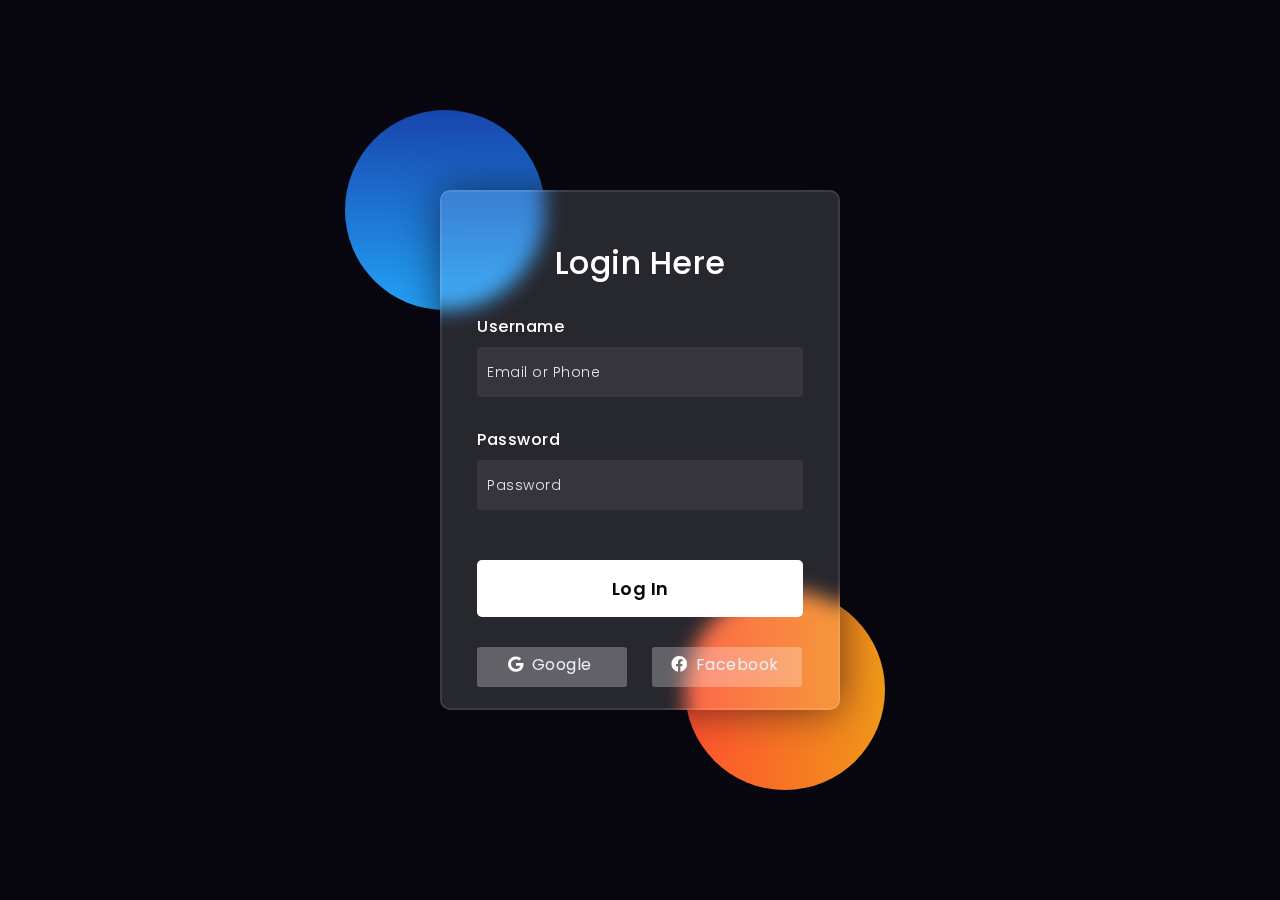
<file: WealthWise-Capstone/glassmorphism-login-form-tutorial-in-html-css/dist/index.html>
<!DOCTYPE html>
<html lang="en" >
<head>
  <meta charset="UTF-8">
  <title>CodePen - Glassmorphism login Form Tutorial in html css</title>
  

</head>
<body>
<!-- partial:index.partial.html -->
<!DOCTYPE html>
<html lang="en">
<head>
  <!-- Design by foolishdeveloper.com -->
    <title>Glassmorphism login Form Tutorial in html css</title>
 
    <link rel="preconnect" href="https://fonts.gstatic.com">
    <link rel="stylesheet" href="https://cdnjs.cloudflare.com/ajax/libs/font-awesome/5.15.4/css/all.min.css">
    <link href="https://fonts.googleapis.com/css2?family=Poppins:wght@300;500;600&display=swap" rel="stylesheet">
    <!--Stylesheet-->
    <style media="screen">
      *,
*:before,
*:after{
    padding: 0;
    margin: 0;
    box-sizing: border-box;
}
body{
    background-color: #080710;
}
.background{
    width: 430px;
    height: 520px;
    position: absolute;
    transform: translate(-50%,-50%);
    left: 50%;
    top: 50%;
}
.background .shape{
    height: 200px;
    width: 200px;
    position: absolute;
    border-radius: 50%;
}
.shape:first-child{
    background: linear-gradient(
        #1845ad,
        #23a2f6
    );
    left: -80px;
    top: -80px;
}
.shape:last-child{
    background: linear-gradient(
        to right,
        #ff512f,
        #f09819
    );
    right: -30px;
    bottom: -80px;
}
form{
    height: 520px;
    width: 400px;
    background-color: rgba(255,255,255,0.13);
    position: absolute;
    transform: translate(-50%,-50%);
    top: 50%;
    left: 50%;
    border-radius: 10px;
    backdrop-filter: blur(10px);
    border: 2px solid rgba(255,255,255,0.1);
    box-shadow: 0 0 40px rgba(8,7,16,0.6);
    padding: 50px 35px;
}
form *{
    font-family: 'Poppins',sans-serif;
    color: #ffffff;
    letter-spacing: 0.5px;
    outline: none;
    border: none;
}
form h3{
    font-size: 32px;
    font-weight: 500;
    line-height: 42px;
    text-align: center;
}

label{
    display: block;
    margin-top: 30px;
    font-size: 16px;
    font-weight: 500;
}
input{
    display: block;
    height: 50px;
    width: 100%;
    background-color: rgba(255,255,255,0.07);
    border-radius: 3px;
    padding: 0 10px;
    margin-top: 8px;
    font-size: 14px;
    font-weight: 300;
}
::placeholder{
    color: #e5e5e5;
}
button{
    margin-top: 50px;
    width: 100%;
    background-color: #ffffff;
    color: #080710;
    padding: 15px 0;
    font-size: 18px;
    font-weight: 600;
    border-radius: 5px;
    cursor: pointer;
}
.social{
  margin-top: 30px;
  display: flex;
}
.social div{
  background: red;
  width: 150px;
  border-radius: 3px;
  padding: 5px 10px 10px 5px;
  background-color: rgba(255,255,255,0.27);
  color: #eaf0fb;
  text-align: center;
}
.social div:hover{
  background-color: rgba(255,255,255,0.47);
}
.social .fb{
  margin-left: 25px;
}
.social i{
  margin-right: 4px;
}

    </style>
</head>
<body>
    <div class="background">
        <div class="shape"></div>
        <div class="shape"></div>
    </div>
    <form>
        <h3>Login Here</h3>

        <label for="username">Username</label>
        <input type="text" placeholder="Email or Phone" id="username">

        <label for="password">Password</label>
        <input type="password" placeholder="Password" id="password">

        <button>Log In</button>
        <div class="social">
          <div class="go"><i class="fab fa-google"></i>  Google</div>
          <div class="fb"><i class="fab fa-facebook"></i>  Facebook</div>
        </div>
    </form>
</body>
</html>
<!-- partial -->
  
</body>
</html>
</file>
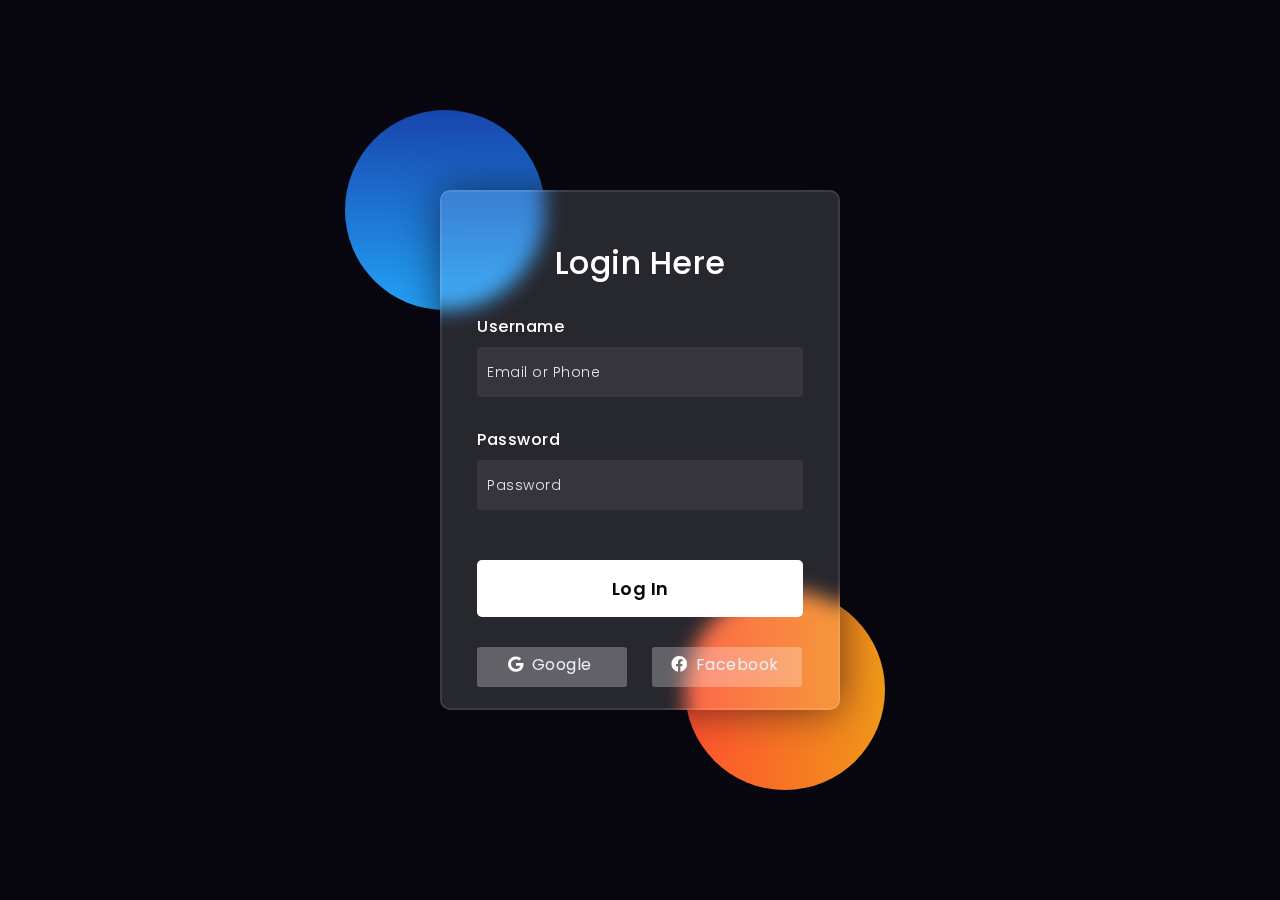
<file: WealthWise-Capstone/glassmorphism-login-form-tutorial-in-html-css/src/index.html>
<!DOCTYPE html>
<html lang="en">
<head>
  <!-- Design by foolishdeveloper.com -->
    <title>Glassmorphism login Form Tutorial in html css</title>
 
    <link rel="preconnect" href="https://fonts.gstatic.com">
    <link rel="stylesheet" href="https://cdnjs.cloudflare.com/ajax/libs/font-awesome/5.15.4/css/all.min.css">
    <link href="https://fonts.googleapis.com/css2?family=Poppins:wght@300;500;600&display=swap" rel="stylesheet">
    <!--Stylesheet-->
    <style media="screen">
      *,
*:before,
*:after{
    padding: 0;
    margin: 0;
    box-sizing: border-box;
}
body{
    background-color: #080710;
}
.background{
    width: 430px;
    height: 520px;
    position: absolute;
    transform: translate(-50%,-50%);
    left: 50%;
    top: 50%;
}
.background .shape{
    height: 200px;
    width: 200px;
    position: absolute;
    border-radius: 50%;
}
.shape:first-child{
    background: linear-gradient(
        #1845ad,
        #23a2f6
    );
    left: -80px;
    top: -80px;
}
.shape:last-child{
    background: linear-gradient(
        to right,
        #ff512f,
        #f09819
    );
    right: -30px;
    bottom: -80px;
}
form{
    height: 520px;
    width: 400px;
    background-color: rgba(255,255,255,0.13);
    position: absolute;
    transform: translate(-50%,-50%);
    top: 50%;
    left: 50%;
    border-radius: 10px;
    backdrop-filter: blur(10px);
    border: 2px solid rgba(255,255,255,0.1);
    box-shadow: 0 0 40px rgba(8,7,16,0.6);
    padding: 50px 35px;
}
form *{
    font-family: 'Poppins',sans-serif;
    color: #ffffff;
    letter-spacing: 0.5px;
    outline: none;
    border: none;
}
form h3{
    font-size: 32px;
    font-weight: 500;
    line-height: 42px;
    text-align: center;
}

label{
    display: block;
    margin-top: 30px;
    font-size: 16px;
    font-weight: 500;
}
input{
    display: block;
    height: 50px;
    width: 100%;
    background-color: rgba(255,255,255,0.07);
    border-radius: 3px;
    padding: 0 10px;
    margin-top: 8px;
    font-size: 14px;
    font-weight: 300;
}
::placeholder{
    color: #e5e5e5;
}
button{
    margin-top: 50px;
    width: 100%;
    background-color: #ffffff;
    color: #080710;
    padding: 15px 0;
    font-size: 18px;
    font-weight: 600;
    border-radius: 5px;
    cursor: pointer;
}
.social{
  margin-top: 30px;
  display: flex;
}
.social div{
  background: red;
  width: 150px;
  border-radius: 3px;
  padding: 5px 10px 10px 5px;
  background-color: rgba(255,255,255,0.27);
  color: #eaf0fb;
  text-align: center;
}
.social div:hover{
  background-color: rgba(255,255,255,0.47);
}
.social .fb{
  margin-left: 25px;
}
.social i{
  margin-right: 4px;
}

    </style>
</head>
<body>
    <div class="background">
        <div class="shape"></div>
        <div class="shape"></div>
    </div>
    <form>
        <h3>Login Here</h3>

        <label for="username">Username</label>
        <input type="text" placeholder="Email or Phone" id="username">

        <label for="password">Password</label>
        <input type="password" placeholder="Password" id="password">

        <button>Log In</button>
        <div class="social">
          <div class="go"><i class="fab fa-google"></i>  Google</div>
          <div class="fb"><i class="fab fa-facebook"></i>  Facebook</div>
        </div>
    </form>
</body>
</html>
</file>
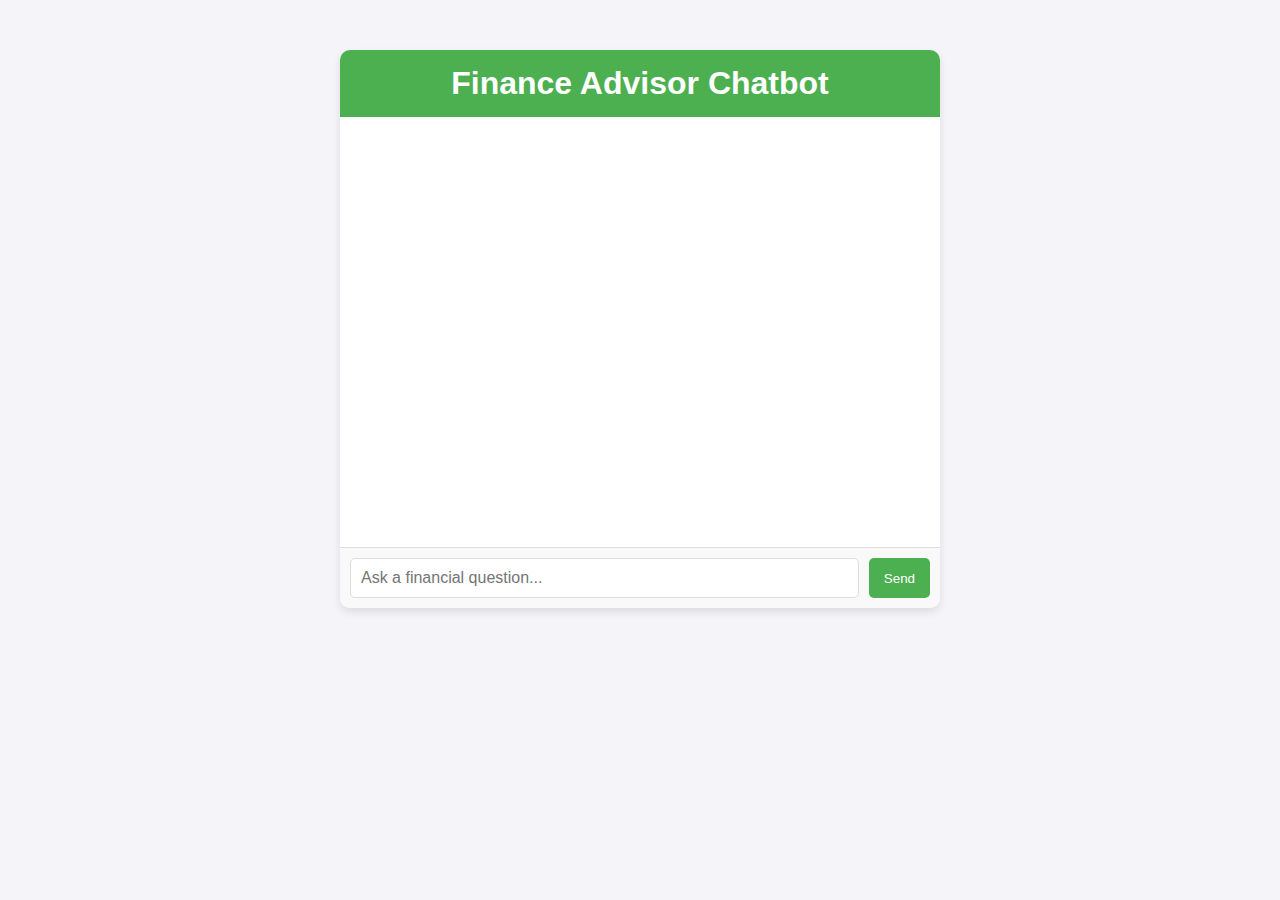
<file: WealthWise-Capstone/chatbot.html>
<!DOCTYPE html>
<html lang="en">
<head>
  <meta charset="UTF-8">
  <meta name="viewport" content="width=device-width, initial-scale=1.0">
  <title>Finance Chatbot</title>
  <link rel="stylesheet" href="chatbot.css">
</head>
<body>
  <div class="chat-container">
    <h1>Finance Advisor Chatbot</h1>
    <div class="chat-box" id="chat-box">
      <!-- Chat messages will appear here -->
    </div>
    <div class="chat-input">
      <input type="text" id="user-input" placeholder="Ask a financial question..." />
      <button id="send-btn">Send</button>
    </div>
  </div>
  <script src="chatbot.js"></script>
</body>
</html>
</file>
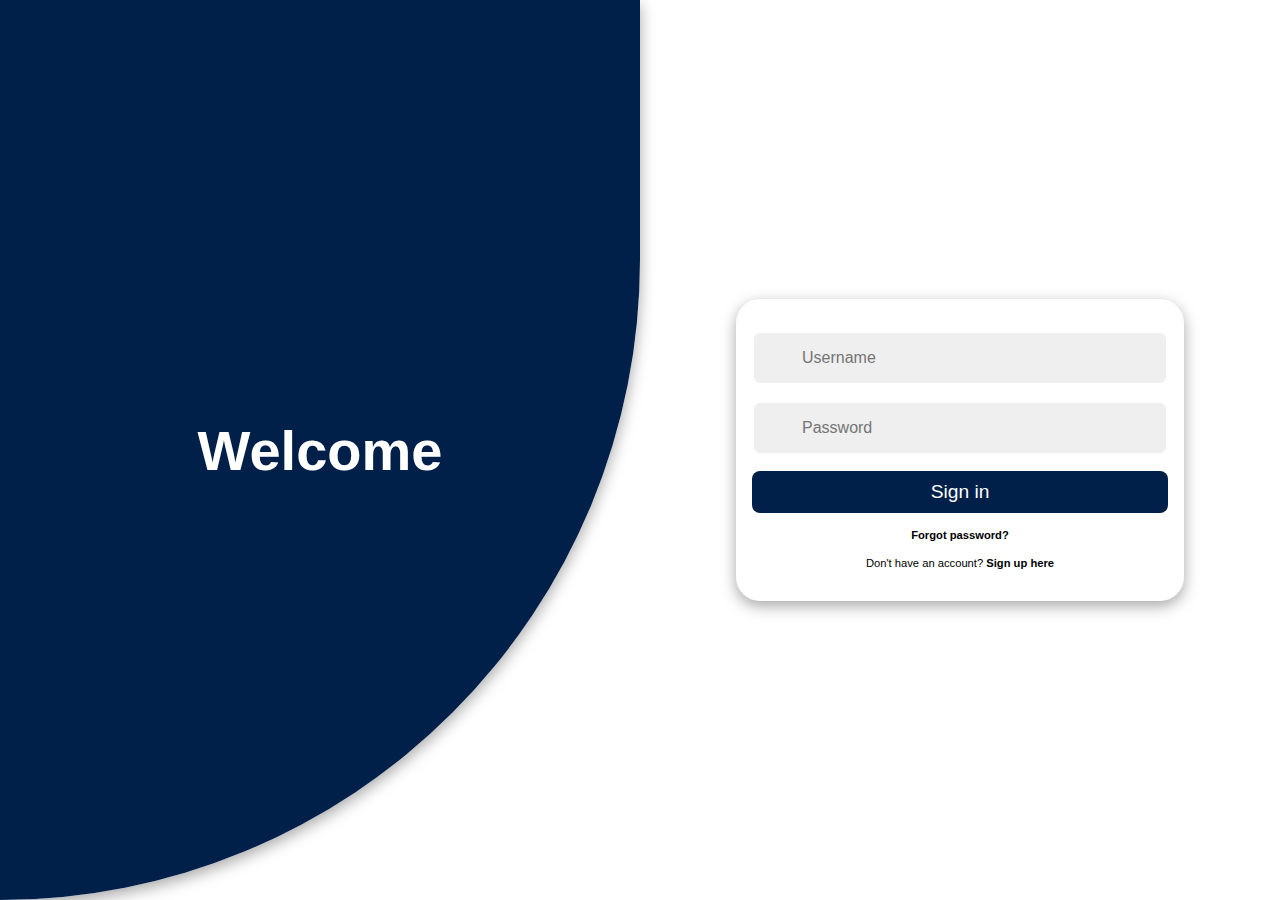
<file: WealthWise-Capstone/login.html>
<!DOCTYPE html>
<html lang="en" >
<head>
  <meta charset="UTF-8">
  <title>animated form</title>
  <link rel="stylesheet" href="login.css">

</head>
<body>
<!-- partial:index.partial.html -->
<div id="container" class="container">
		<!-- FORM SECTION -->
		<div class="row">
			<!-- SIGN UP -->
			<div class="col align-items-center flex-col sign-up">
				<div class="form-wrapper align-items-center">
					<div class="form sign-up">
						<div class="input-group">
							<i class='bx bxs-user'></i>
							<input type="text" placeholder="Username">
						</div>
						<div class="input-group">
							<i class='bx bx-mail-send'></i>
							<input type="email" placeholder="Email">
						</div>
						<div class="input-group">
							<i class='bx bxs-lock-alt'></i>
							<input type="password" placeholder="Password">
						</div>
						<div class="input-group">
							<i class='bx bxs-lock-alt'></i>
							<input type="password" placeholder="Confirm password">
						</div>
						<button>
							Sign up
						</button>
						<p>
							<span>
								Already have an account?
							</span>
							<b onclick="toggle()" class="pointer">
								Sign in here
							</b>
						</p>
					</div>
				</div>
			
			</div>
			<!-- END SIGN UP -->
			<!-- SIGN IN -->
			<div class="col align-items-center flex-col sign-in">
				<div class="form-wrapper align-items-center">
					<div class="form sign-in">
						<div class="input-group">
							<i class='bx bxs-user'></i>
							<input type="text" placeholder="Username">
						</div>
						<div class="input-group">
							<i class='bx bxs-lock-alt'></i>
							<input type="password" placeholder="Password">
						</div>
						<button>
							Sign in
						</button>
						<p>
							<b>
								Forgot password?
							</b>
						</p>
						<p>
							<span>
								Don't have an account?
							</span>
							<b onclick="toggle()" class="pointer">
								Sign up here
							</b>
						</p>
					</div>
				</div>
				<div class="form-wrapper">
		
				</div>
			</div>
			<!-- END SIGN IN -->
		</div>
		<!-- END FORM SECTION -->
		<!-- CONTENT SECTION -->
		<div class="row content-row">
			<!-- SIGN IN CONTENT -->
			<div class="col align-items-center flex-col">
				<div class="text sign-in">
					<h2>
						Welcome
					</h2>
	
				</div>
				<div class="img sign-in">
		
				</div>
			</div>
			<!-- END SIGN IN CONTENT -->
			<!-- SIGN UP CONTENT -->
			<div class="col align-items-center flex-col">
				<div class="img sign-up">
				
				</div>
				<div class="text sign-up">
					<h2>
						Join with us
					</h2>
	
				</div>
			</div>
			<!-- END SIGN UP CONTENT -->
		</div>
		<!-- END CONTENT SECTION -->
	</div>
<!-- partial -->
  <script  src="login.js"></script>

</body>
</html>
</file>
<file: WealthWise-Capstone/chatbot.css>
body {
    font-family: Arial, sans-serif;
    margin: 0;
    padding: 0;
    background-color: #f4f4f9;
  }
  
  .chat-container {
    max-width: 600px;
    margin: 50px auto;
    background: #ffffff;
    border-radius: 10px;
    box-shadow: 0 4px 8px rgba(0, 0, 0, 0.1);
    overflow: hidden;
  }
  
  h1 {
    text-align: center;
    background: #4caf50;
    color: #ffffff;
    margin: 0;
    padding: 15px;
  }
  
  .chat-box {
    height: 400px;
    overflow-y: auto;
    padding: 15px;
    border-bottom: 1px solid #ddd;
  }
  
  .message {
    margin: 10px 0;
    padding: 10px;
    border-radius: 5px;
  }
  
  .user-message {
    background: #e0f7fa;
    text-align: right;
  }
  
  .bot-message {
    background: #e8f5e9;
  }
  
  .chat-input {
    display: flex;
    padding: 10px;
    background: #f9f9f9;
  }
  
  #user-input {
    flex: 1;
    padding: 10px;
    border: 1px solid #ddd;
    border-radius: 5px;
    font-size: 16px;
  }
  
  #send-btn {
    padding: 10px 15px;
    margin-left: 10px;
    background: #4caf50;
    color: #fff;
    border: none;
    border-radius: 5px;
    cursor: pointer;
  }
  
  #send-btn:hover {
    background: #0f2ea8;
  }
</file>
<file: WealthWise-Capstone/login.css>
:root {
    --primary-color: #00204a;
    --secondary-color: #00204a;
    --black: #000000;
    --white: #ffffff;
    --gray: #efefef;
    --gray-2: #757575;

    --facebook-color: #4267B2;
    --google-color: #DB4437;
    --twitter-color: #1DA1F2;
    --insta-color: #E1306C;
}

@import url('https://fonts.googleapis.com/css2?family=Poppins:wght@200;300;400;500;600&display=swap');

* {
    font-family: 'Poppins', sans-serif;
    margin: 0;
    padding: 0;
    box-sizing: border-box;
}

html,
body {
    height: 100vh;
    overflow: hidden;
}

.container {
    position: relative;
    min-height: 100vh;
    overflow: hidden;
}

.row {
    display: flex;
    flex-wrap: wrap;
    height: 100vh;
}

.col {
    width: 50%;
}

.align-items-center {
    display: flex;
    align-items: center;
    justify-content: center;
    text-align: center;
}

.form-wrapper {
    width: 100%;
    max-width: 28rem;
}

.form {
    padding: 1rem;
    background-color: var(--white);
    border-radius: 1.5rem;
    width: 100%;
    box-shadow: rgba(0, 0, 0, 0.35) 0px 5px 15px;
    transform: scale(0);
    transition: .5s ease-in-out;
    transition-delay: 1s;
}

.input-group {
    position: relative;
    width: 100%;
    margin: 1rem 0;
}

.input-group i {
    position: absolute;
    top: 50%;
    left: 1rem;
    transform: translateY(-50%);
    font-size: 1.4rem;
    color: var(--gray-2);
}

.input-group input {
    width: 100%;
    padding: 1rem 3rem;
    font-size: 1rem;
    background-color: var(--gray);
    border-radius: .5rem;
    border: 0.125rem solid var(--white);
    outline: none;
}

.input-group input:focus {
    border: 0.125rem solid var(--primary-color);
}

.form button {
    cursor: pointer;
    width: 100%;
    padding: .6rem 0;
    border-radius: .5rem;
    border: none;
    background-color: var(--primary-color);
    color: var(--white);
    font-size: 1.2rem;
    outline: none;
}

.form p {
    margin: 1rem 0;
    font-size: .7rem;
}

.flex-col {
    flex-direction: column;
}

.social-list {
    margin: 2rem 0;
    padding: 1rem;
    border-radius: 1.5rem;
    width: 100%;
    box-shadow: rgba(0, 0, 0, 0.35) 0px 5px 15px;
    transform: scale(0);
    transition: .5s ease-in-out;
    transition-delay: 1.2s;
}

.social-list>div {
    color: var(--white);
    margin: 0 .5rem;
    padding: .7rem;
    cursor: pointer;
    border-radius: .5rem;
    cursor: pointer;
    transform: scale(0);
    transition: .5s ease-in-out;
}

.social-list>div:nth-child(1) {
    transition-delay: 1.4s;
}

.social-list>div:nth-child(2) {
    transition-delay: 1.6s;
}

.social-list>div:nth-child(3) {
    transition-delay: 1.8s;
}

.social-list>div:nth-child(4) {
    transition-delay: 2s;
}

.social-list>div>i {
    font-size: 1.5rem;
    transition: .4s ease-in-out;
}

.social-list>div:hover i {
    transform: scale(1.5);
}

.facebook-bg {
    background-color: var(--facebook-color);
}

.google-bg {
    background-color: var(--google-color);
}

.twitter-bg {
    background-color: var(--twitter-color);
}

.insta-bg {
    background-color: var(--insta-color);
}

.pointer {
    cursor: pointer;
}

.container.sign-in .form.sign-in,
.container.sign-in .social-list.sign-in,
.container.sign-in .social-list.sign-in>div,
.container.sign-up .form.sign-up,
.container.sign-up .social-list.sign-up,
.container.sign-up .social-list.sign-up>div {
    transform: scale(1);
}

.content-row {
    position: absolute;
    top: 0;
    left: 0;
    pointer-events: none;
    z-index: 6;
    width: 100%;
}

.text {
    margin: 4rem;
    color: var(--white);
}

.text h2 {
    font-size: 3.5rem;
    font-weight: 800;
    margin: 2rem 0;
    transition: 1s ease-in-out;
}

.text p {
    font-weight: 600;
    transition: 1s ease-in-out;
    transition-delay: .2s;
}

.img img {
    width: 30vw;
    transition: 1s ease-in-out;
    transition-delay: .4s;
}

.text.sign-in h2,
.text.sign-in p,
.img.sign-in img {
    transform: translateX(-250%);
}

.text.sign-up h2,
.text.sign-up p,
.img.sign-up img {
    transform: translateX(250%);
}

.container.sign-in .text.sign-in h2,
.container.sign-in .text.sign-in p,
.container.sign-in .img.sign-in img,
.container.sign-up .text.sign-up h2,
.container.sign-up .text.sign-up p,
.container.sign-up .img.sign-up img {
    transform: translateX(0);
}

/* BACKGROUND */

.container::before {
    content: "";
    position: absolute;
    top: 0;
    right: 0;
    height: 100vh;
    width: 300vw;
    transform: translate(35%, 0);
    background-image: linear-gradient(-45deg, var(--primary-color) 0%, var(--secondary-color) 100%);
    transition: 1s ease-in-out;
    z-index: 6;
    box-shadow: rgba(0, 0, 0, 0.35) 0px 5px 15px;
    border-bottom-right-radius: max(50vw, 50vh);
    border-top-left-radius: max(50vw, 50vh);
}

.container.sign-in::before {
    transform: translate(0, 0);
    right: 50%;
}

.container.sign-up::before {
    transform: translate(100%, 0);
    right: 50%;
}

/* RESPONSIVE */

@media only screen and (max-width: 425px) {

    .container::before,
    .container.sign-in::before,
    .container.sign-up::before {
        height: 100vh;
        border-bottom-right-radius: 0;
        border-top-left-radius: 0;
        z-index: 0;
        transform: none;
        right: 0;
    }

    /* .container.sign-in .col.sign-up {
        transform: translateY(100%);
    } */

    .container.sign-in .col.sign-in,
    .container.sign-up .col.sign-up {
        transform: translateY(0);
    }

    .content-row {
        align-items: flex-start !important;
    }

    .content-row .col {
        transform: translateY(0);
        background-color: unset;
    }

    .col {
        width: 100%;
        position: absolute;
        padding: 2rem;
        background-color: var(--white);
        border-top-left-radius: 2rem;
        border-top-right-radius: 2rem;
        transform: translateY(100%);
        transition: 1s ease-in-out;
    }

    .row {
        align-items: flex-end;
        justify-content: flex-end;
    }

    .form,
    .social-list {
        box-shadow: none;
        margin: 0;
        padding: 0;
    }

    .text {
        margin: 0;
    }

    .text p {
        display: none;
    }

    .text h2 {
        margin: .5rem;
        font-size: 2rem;
    }
}
</file>
